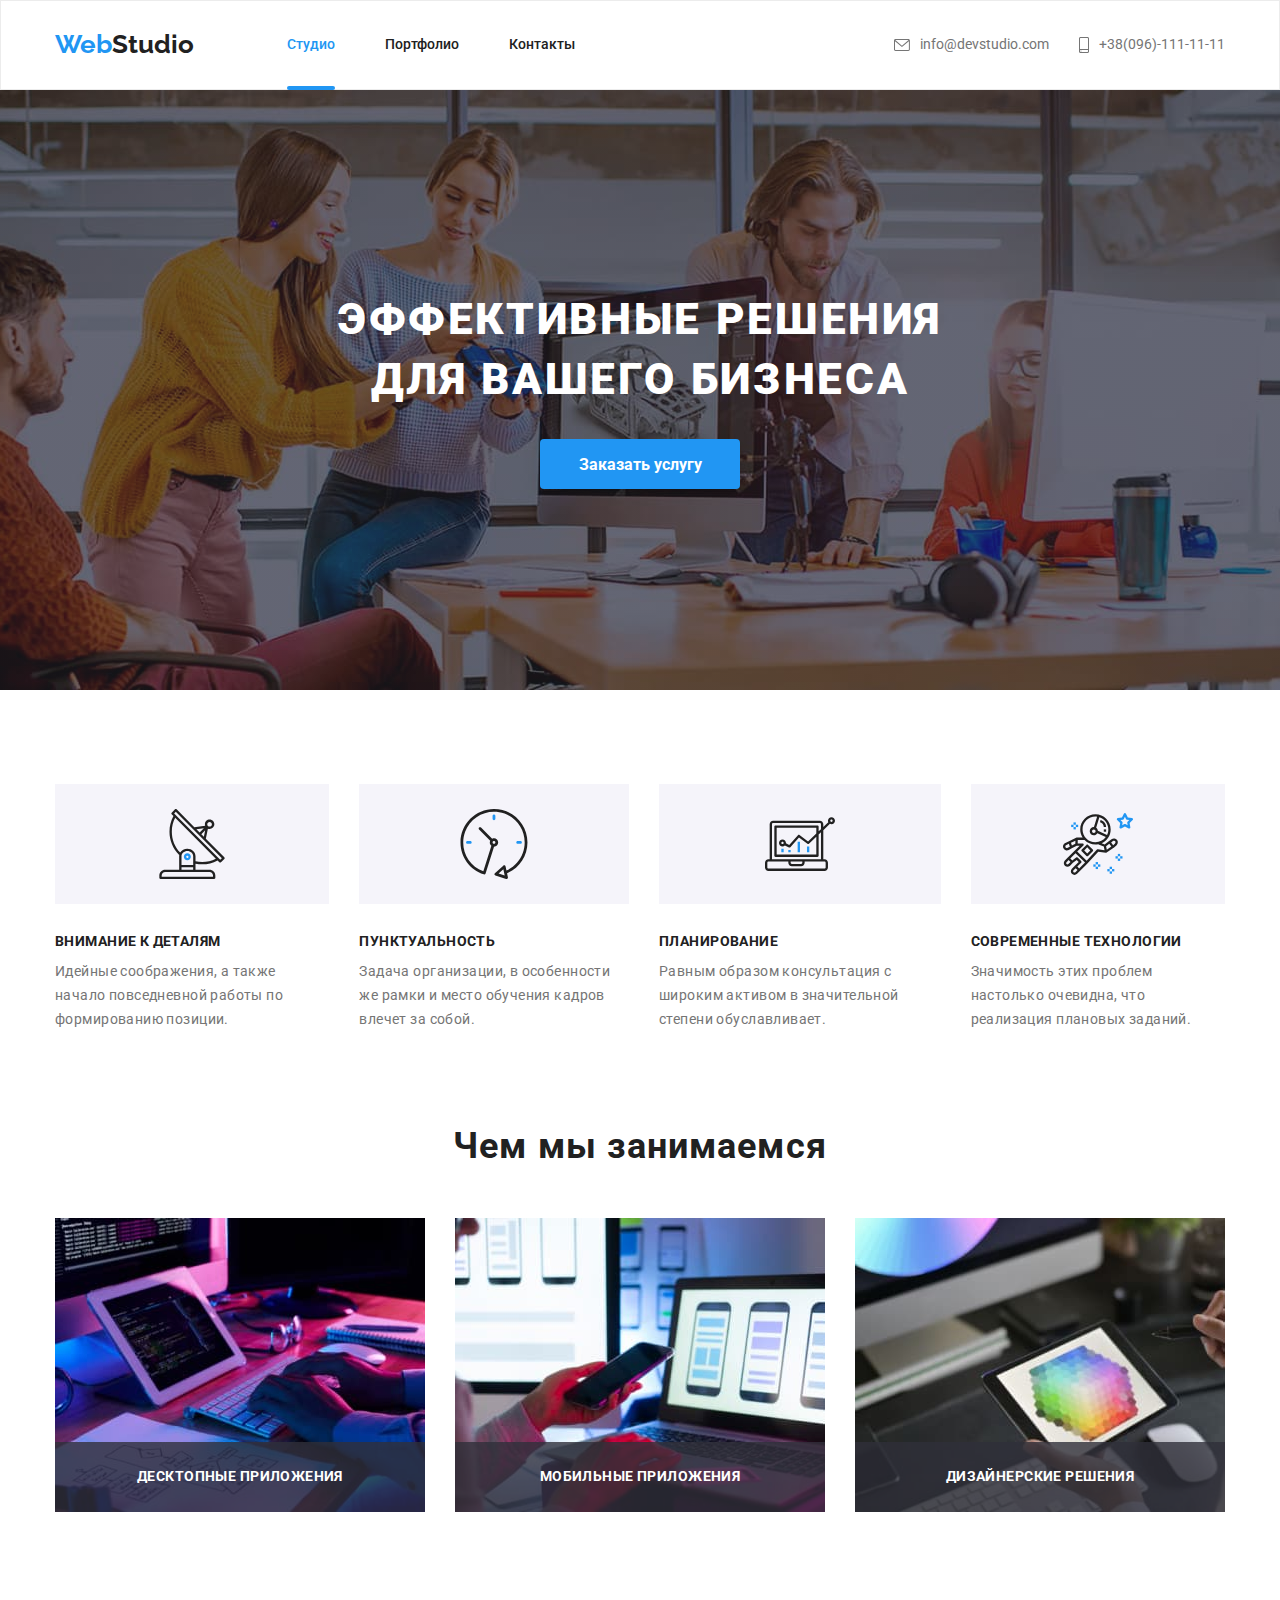
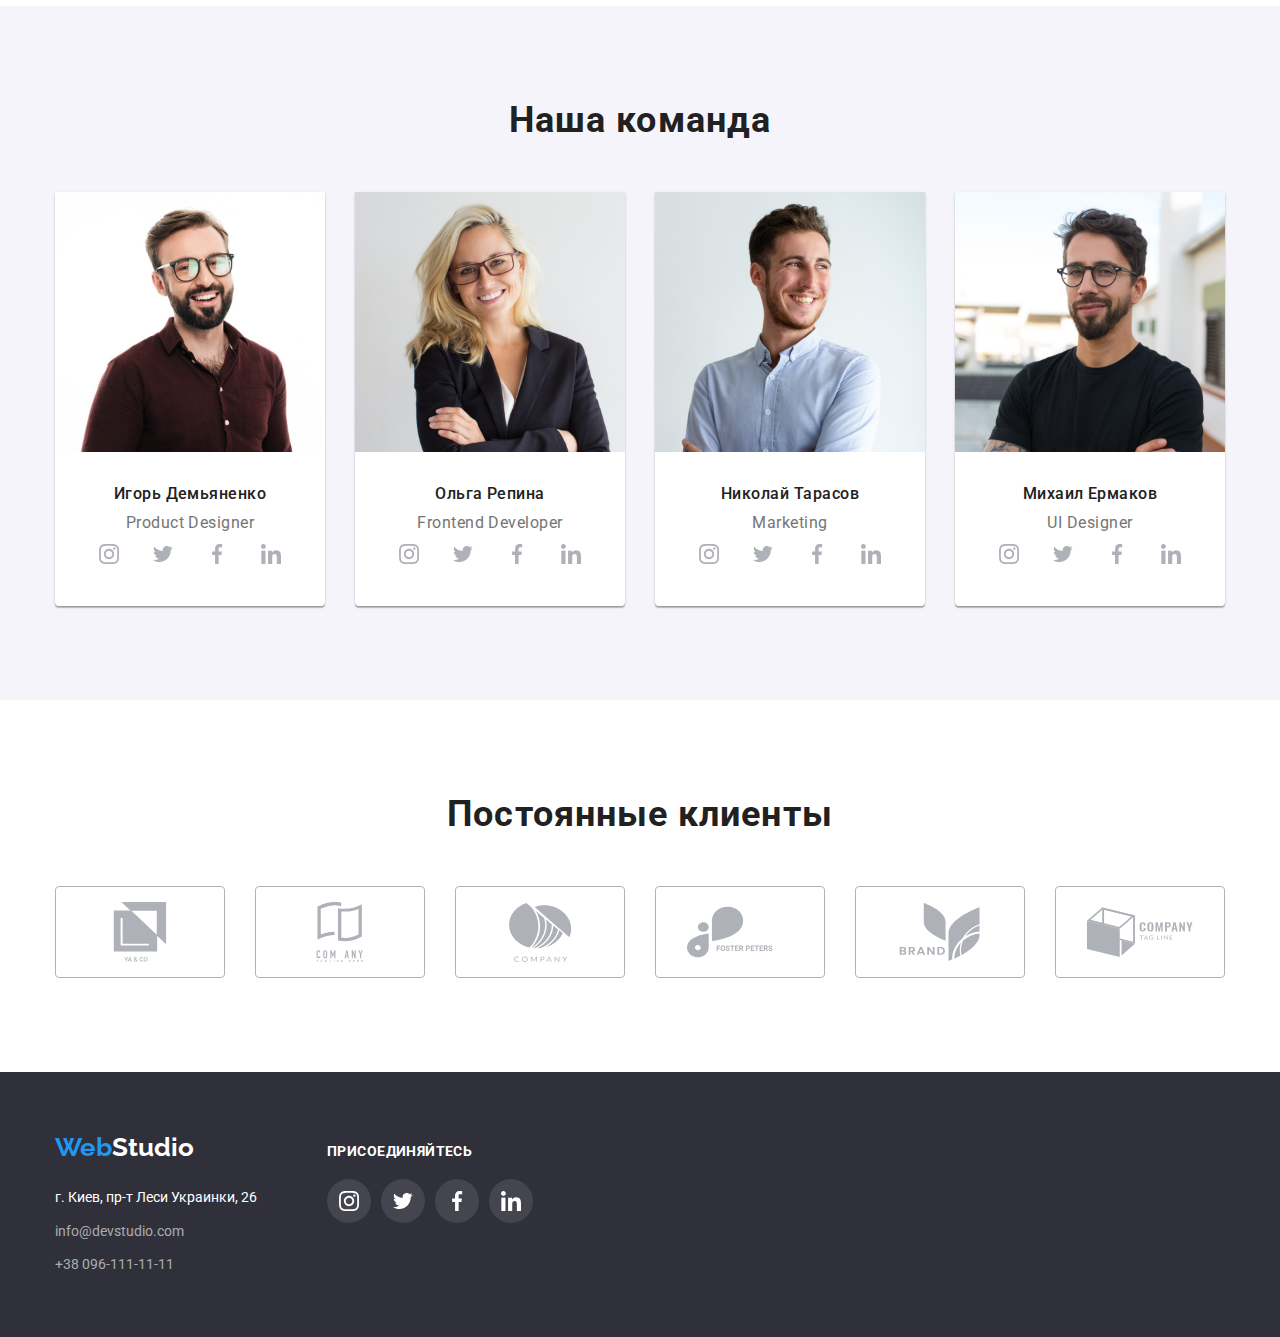
<file: index.html>
<!DOCTYPE html>
<html lang="ru">

<head>
    <meta charset="UTF-8">
    <meta http-equiv="X-UA-Compatible" content="IE=edge">
    <meta name="viewport" content="width=device-width, initial-scale=1.0">
    <title>Документ</title>
    <link href="https://fonts.googleapis.com/css2?family=Raleway:wght@700&family=Roboto:wght@400;500;700&display=swap"
        rel="stylesheet">
    <link rel="stylesheet" href="https://cdnjs.cloudflare.com/ajax/libs/modern-normalize/1.1.0/modern-normalize.min.css">
    <link rel="stylesheet" href="./css/style.css">
</head>

<body>
        <!-- header -->

    <header class="header">
        <div class="container main-nav">
            <nav class="main-nav">
                <a href="" class="logo" lang="en">Web<span class="logo-header">Studio</span>
                </a>
           
        <!-- Navigation -->

    <ul class="nav-menu list">
        <li class="nav-menu item">
            <a href="" class="menu-link active">Студио</a>
        </li>
            
        <li class="nav-menu item">
            <a href="./portfolio.html" class="menu-link ">Портфолио</a>
        </li>  

        <li class="nav-menu item">
            <a href="" class="menu-link">Контакты</a>
        </li>  

    </ul>
        </nav>
        <!-- Header contacts -->

     <ul class="contacts-list">
        <li class="contacts-link">
            <a class="adress-list" href="mailto:info@devstudio.com">
                <svg class="cont-icon" width="16" height="12">
                    <use href="./images/icons.svg#icon-envelope"></use>
                </svg>
                    info@devstudio.com
            </a>
        </li>

        <li class="contacts-link">
            <a class="adress-list " href="tel:+380961111111">
                <svg class="cont-icon" width="10" height="16">
                    <use href="./images/icons.svg#icon-smartphone"></use>
                </svg>
                    +38(096)-111-11-11
            </a>
        </li>
    </ul>
</div>
</header>
<main>
         <!-- hero -->
        
    <section class="main-section overlay">
    
        <h1 class="section-title"> Эффективные решения<br>для вашего бизнеса</h1>
            <button type="button" class="order-button" data-modal-open>Заказать услугу</button>
    
    </section>
       
        <!-- features -->   

    <section class="section-padding">
        <h2 hidden>Наши особенности</h2>
            <div class="container">
                <ul class="features">
                    <li class="features-list">
                        <div class="icons">
                        <svg width="70" height="70"> 
                            <use href="./images/icons.svg#icon-antenna">
                            </use>
                        </svg>
                        </div>
                            <h3 class="features-title">Внимание к деталям</h3>
                                <p class="features-text">Идейные соображения, а также начало повседневной работы по формированию позиции.</p>                                             
                    </li>

                    <li class="features-list">
                        <div class="icons">
                            <svg width="70" height="70">
                                <use href="./images/icons.svg#icon-clock"></use>
                            </svg>
                        </div>
                            <h3 class="features-title">Пунктуальность</h3>
                                <p class="features-text">Задача организации, в особенности же рамки и место обучения кадров влечет за собой.</p>
                       
                    </li>

                    <li class="features-list">
                        <div class="icons">
                            <svg width="70" height="70">
                                <use href="./images/symbol-defs.svg#icon-diagram"></use>
                            </svg>
                        </div>
                            <h3 class="features-title">Планирование</h3>
                                <p class="features-text">Равным образом консультация с широким активом в значительной степени обуславливает.</p>   
                    </li>

                    <li class="features-list">
                        <div class="icons">
                            <svg width="70" height="70">
                                <use href="./images/icons.svg#icon-astronaut"></use>
                            </svg>
                        </div>
                            <h3 class="features-title">Современные технологии</h3>
                                <p class="features-text">Значимость этих проблем настолько очевидна, что реализация плановых заданий.</p>     
                    </li>
                </ul>
        </div>        
 </section>
    <!-- Our work  -->

<section class="section-padding">
    
        <div class="container">
            <h2 class="work-title">Чем мы занимаемся</h2>
            <ul class="example-list">
                <li class="ex-img">
                    <div class="label">
                        <img src="./images/box1.jpg" alt="разработка верстки" width="370">
                            <div class="label-text">
                                <p>Десктопные приложения</p>
                            </div>

                    </div>
                </li>

                <li class="ex-img">
                    <div class="label">
                        <img src="./images/box2.jpg" alt="мобильное приложение" width="370">
                            <div class="label-text">
                                <p> Мобильные приложения </p>       
                            </div>
                    </div>
                </li>

                <li class="ex-img">
                    <div class="label">
                        <img src="./images/box3.jpg" alt="выбор цветой палитры" width="370">
                            <div class="label-text">
                                <p>Дизайнерские решения</p>
                            </div>
                    </div>
                </li>
            
            </ul>
            
        </div>
</section>

        <!-- team -->

    <section class="team-section">
        <div class="team-container">
            <h2 class="team-title">Наша команда</h2>
                <ul class="team-list">

        <li class="team-leads">
            <img src="./images/img1.jpg" alt="менеджер" width="270">
                <div class="staff">
                    <h3 class="team-name">Игорь Демьяненко</h3>
                        <p lang="en" class="position">Product Designer</p>
                            <ul class="team-l">
                                <li class="team-margin">
                                    <a href="" class="team-social">
                                        <svg class="social-icon" width="20" height="20">
                                            <use href="./images/icons.svg#icon-instagram"></use>
                                        </svg>
                                    </a>
                                </li>

        <li class="team-margin">
            <a href="" class="team-social">
                <svg class="social-icon" width="20" height="20">
                    <use href="./images/icons.svg#icon-twitter"></use>
                </svg>
            </a>
        </li>

        <li class="team-margin">
            <a href="" class="team-social">
                <svg class="social-icon" width="20" height="20">
                    <use href="./images/icons.svg#icon-facebook"></use>
                </svg>
            </a>
        </li>

        <li class="team-margin">
            <a href="" class="team-social">
                <svg class="social-icon" width="20" height="20">
                    <use href="./images/icons.svg#icon-linkedin"></use>
                </svg>
            </a>
        </li>
                </ul>
        </div>
 </li>

        <li class="team-leads">
            <img src="./images/img2.jpg" alt="разработчик" width="270">
            <div class="staff">
                <h3 class="team-name">Ольга Репина</h3>
                    <p lang="en" class="position">Frontend Developer</p>
                        <ul class="team-l">
                            <li class="team-margin">
                                <a href="" class="team-social">
                                    <svg class="social-icon" width="20" height="20">
                                        <use href="./images/icons.svg#icon-instagram"></use>
                                    </svg>
                                </a>
                            </li>
                    
                            <li class="team-margin">
                                <a href="" class="team-social">
                                    <svg class="social-icon" width="20" height="20">
                                        <use href="./images/icons.svg#icon-twitter"></use>
                                    </svg>
                                </a>
                            </li>
                    
                            <li class="team-margin">
                                <a href="" class="team-social">
                                    <svg class="social-icon" width="20" height="20">
                                        <use href="./images/icons.svg#icon-facebook"></use>
                                    </svg>
                                </a>
                            </li>

                            <li class="team-margin">
                                <a href="" class="team-social">
                                <svg class="social-icon" width="20" height="20">
                                    <use href="./images/icons.svg#icon-linkedin"></use>
                                </svg>
                            </a>
                        </li>
                    </ul>
                 
            </div>
        </li>

         <li class="team-leads">
            <img src="./images/img3.jpg" alt="отдел маркетинга" width="270">
            <div class="staff">
                <h3 class="team-name">Николай Тарасов</h3>
                    <p lang="en" class="position">Marketing</p>
                        <ul class="team-l">
                        <li class="team-margin">
                            <a href="" class="team-social">
                                <svg class="social-icon" width="20" height="20">
                                    <use href="./images/icons.svg#icon-instagram"></use>
                                </svg>
                            </a>
                        </li>
                    
                        <li class="team-margin">
                            <a href="" class="team-social">
                                <svg class="social-icon" width="20" height="20">
                                    <use href="./images/icons.svg#icon-twitter"></use>
                                </svg>
                            </a>
                        </li>
                    
                        <li class="team-margin">
                            <a href="" class="team-social">
                                <svg class="social-icon" width="20" height="20">
                                    <use href="./images/icons.svg#icon-facebook"></use>
                                </svg>
                            </a>
                        </li>
                        <li class="team-margin">
                            <a href="" class="team-social">
                                <svg class="social-icon" width="20" height="20">
                                    <use href="./images/icons.svg#icon-linkedin"></use>
                                </svg>
                            </a>
                        </li>
                    </ul>
            </div>
        </li>

        <li class="team-leads">
            <img src="./images/img4.jpg" alt="дизайнер" width="270">
            <div class="staff">
                <h3 class="team-name">Михаил Ермаков</h3>
                    <p lang="en" class="position">UI Designer</p>
                    <ul class="team-l">
                        <li class="team-margin">
                            <a href="" class="team-social">
                                <svg class="social-icon" width="20" height="20">
                                    <use href="./images/icons.svg#icon-instagram"></use>
                                </svg>
                            </a>
                        </li>
                    
                        <li class="team-margin">
                            <a href="" class="team-social">
                                <svg class="social-icon" width="20" height="20">
                                    <use href="./images/icons.svg#icon-twitter"></use>
                                </svg>
                            </a>
                        </li>
                    
                        <li class="team-margin">
                            <a href="" class="team-social">
                                <svg class="social-icon" width="20" height="20">
                                    <use href="./images/icons.svg#icon-facebook"></use>
                                </svg>
                            </a>
                        </li>
                        <li class="team-margin">
                            <a href="" class="team-social">
                                <svg class="social-icon" width="20" height="20">
                                    <use href="./images/icons.svg#icon-linkedin"></use>
                                </svg>
                            </a>
                        </li>
                    </ul>
            </div>
        </li>
             </ul>  
    </div>
</section>

    <section class="section-padding">
        <h2 class="client-title">Постоянные клиенты</h2>
            <div class="container">
                <ul class="client-list">
                    <li class="client">
                        <a href="" class="client-link">

                            <svg class="client-icon" width="106" height="60">
                                <use href="./images/icons.svg#icon-yaco">

                                </use>
                            </svg>
                        </a>

                    </li>
                        <li class="client">
                            <a href="" class="client-link">
                        
                                <svg class="client-icon" width="106" height="60">
                                    <use href="./images/icons.svg#icon-company">
                        
                                    </use>
                                </svg>
                            </a>
                        
                        </li>
                        <li class="client">
                            <a href="" class="client-link">
                        
                                <svg class="client-icon" width="106" height="60">
                                    <use href="./images/icons.svg#icon-compamy1">
                        
                                    </use>
                                </svg>
                            </a>
                        
                        </li>
                        <li class="client">
                            <a href="" class="client-link">
                        
                                <svg class="client-icon" width="106" height="60">
                                    <use href="./images/icons.svg#icon-foster">
                        
                                    </use>
                                </svg>
                            </a>
                        
                        </li>
                        <li class="client">
                            <a href="" class="client-link">
                        
                                <svg class="client-icon" width="106" height="60">
                                    <use href="./images/icons.svg#icon-brand">
                        
                                    </use>
                                </svg>
                            </a>
                        
                        </li>
                        <li class="client">
                            <a href="" class="client-link">
                        
                                <svg class="client-icon" width="106" height="60">
                                    <use href="./images/icons1.svg#icon-Object">
                        
                                    </use>
                                </svg>
                            </a>
                        
                        </li>
                </ul>
</main>
         <!-- footer -->

<footer class="f-contacts">
    <div class="footer-container">
        <div>
            <a href="" class="logo-f" lang="en">
                Web<span class="logo-footer">Studio</span>
            </a>
                <address class="location">
                    <p class="contacts-item">г. Киев, пр-т Леси Украинки, 26</p>     
    
                        <ul class="contacts">
                            <li class="contacts-link-f">
                                <a class="adress-list-f" href="mailto:info@devstudio.com">
                                                                        info@devstudio.com
                                </a>
                            </li>

                            <li class="contacts-link-f">
                                <a class="adress-list-f" href="tel:+380961111111">+38 096-111-11-11</a>
                             </li>               
                        </ul>
                </address>
        </div>

        <div class="footer-add">  
                <p class="add-header">Присоединяйтесь</p>
                    <ul class="team-l">
                        <li class="net-list">
                            <a href="" class="social-footer">
                                <svg class="social-icon" width="20" height="20">
                                <use href="./images/icons.svg#icon-instagram"></use>
                                </svg>
                            </a>
                      </li>
                        <li class="net-list">
                            <a href="" class="social-footer">
                                <svg class="social-icon" width="20" height="20">
                                    <use href="./images/icons.svg#icon-twitter"></use>
                                </svg>
                            </a>
                        </li>
                        
                        <li class="net-list">
                            <a href="" class="social-footer">
                                <svg class="social-icon" width="20" height="20">
                                    <use href="./images/icons.svg#icon-facebook"></use>
                                </svg>
                            </a>
                        </li>
                        <li class="net-list">
                            <a href="" class="social-footer">
                                <svg class="social-icon" width="20" height="20">
                                    <use href="./images/icons.svg#icon-linkedin"></use>
                                </svg>
                            </a>
                        </li>
                </ul>
            </div>
        </div>
    </footer>
    <!-- Модальное окно -->

    <div class="backdrop is-hidden" data-modal>
       
        <div class="modal">
            <button type="button" class="modal-exit" data-modal-close>
                <svg width="30" height="30">
                    <use href="./images/icon2.svg#icon-close"></use>
                </svg>
            </button>
        </div>
        </div>
  
    <script src="./js/modal.js"></script>
    </body>
</html>
</file>
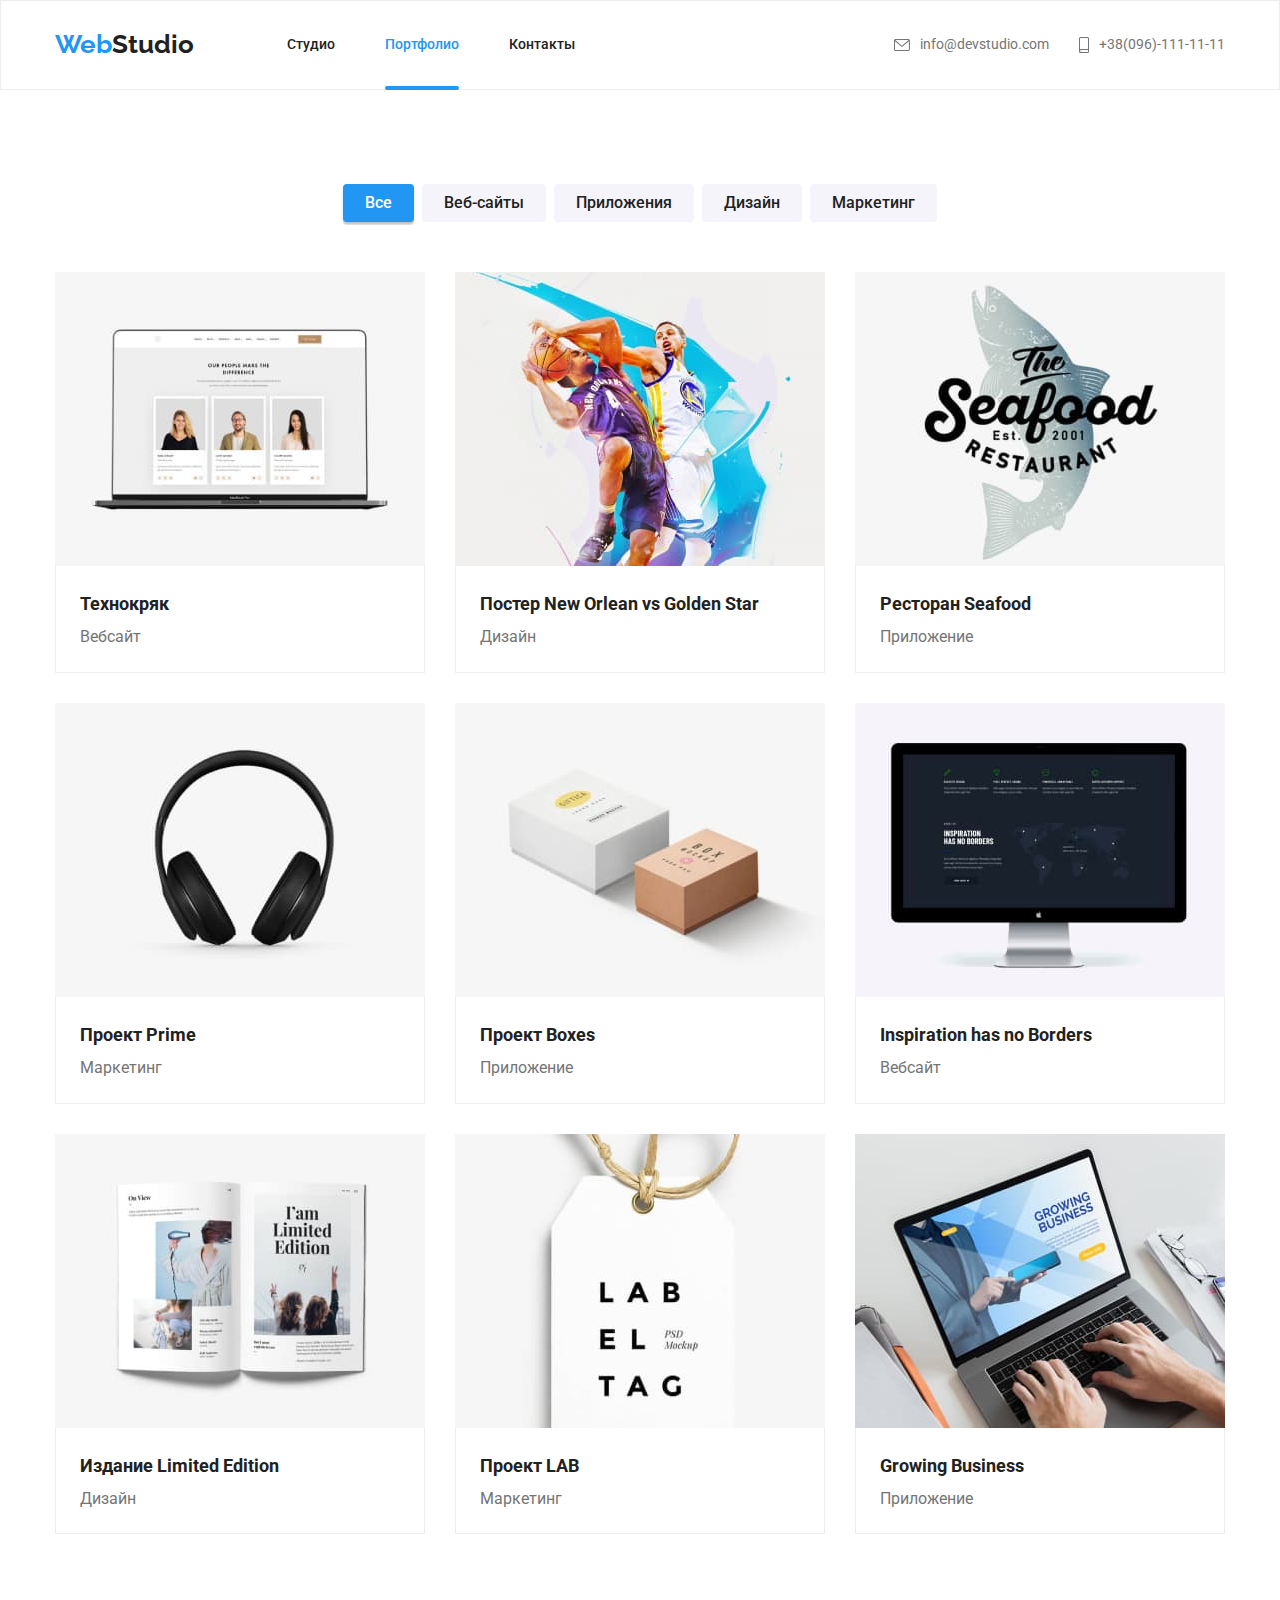
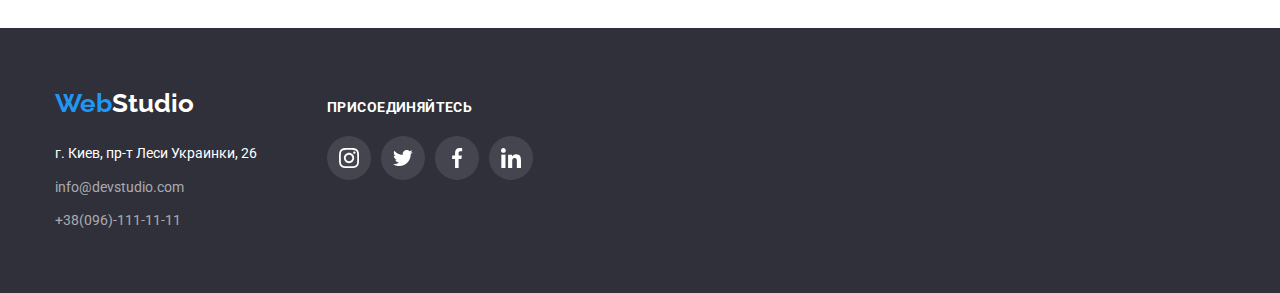
<file: portfolio.html>
<!DOCTYPE html>
<html lang="ru">

<head>
    <meta charset="UTF-8">
    <meta http-equiv="X-UA-Compatible" content="IE=edge">
    <meta name="viewport" content="width=device-width, initial-scale=1.0">
    <title>Портфолио</title>
    <link href="https://fonts.googleapis.com/css2?family=Raleway:wght@700&family=Roboto:wght@400;500;700&display=swap"
        rel="stylesheet">
    <link rel="stylesheet" href="https://cdnjs.cloudflare.com/ajax/libs/modern-normalize/1.1.0/modern-normalize.min.css">
    <link rel="stylesheet" href="./css/style.css">
</head>

<body>
<header class="header">
    <div class="container main-nav">
        <nav class="main-nav">
            <a href="" class="logo" lang="en">Web<span class="logo-header">Studio</span>
            </a>

            <!-- Navigation -->

            <ul class="nav-menu list">
                <li class="nav-menu item">
                    <a href="./index.html" class="menu-link">Студио</a>
                </li>

                <li class="nav-menu item">
                    <a href="./portfolio.html" class="menu-link active ">Портфолио</a>
                </li>
                <li class="nav-menu item">
                    <a href="" class="menu-link">Контакты</a>
                </li>
            </ul>
        </nav>
        <!-- Header contacts -->

        <ul class="contacts-list">
            <li class="contacts-link">
                <a class="adress-list " href="mailto:info@devstudio.com">
                    <svg class="cont-icon" width="16" height="12">
                        <use href="./images/icons.svg#icon-envelope"></use>
                    </svg>
                    info@devstudio.com
                    
                </a>
            </li>
            <li class="contacts-link">
                <a class="adress-list " href="tel:+380961111111">
                    <svg class="cont-icon" width="10" height="16">
                        <use href="./images/icons.svg#icon-smartphone"></use>
                    </svg>
                    +38(096)-111-11-11
                </a>
            </li>
        </ul>
    </div>
</header>
    <main>
        <!-- Фильтры сайта (кнопки) -->

        <section class="filters">
            <div class="container">
                <h1 hidden>Портфолио</h1>
                    <ul class="filters-list list">
                <li class="f-item">
                    <button type="button" class="main-filter-button">
                        Все
                    </button>
                </li>
                <li class="f-item">
                    <button type="button" class="filter-button">
                        Веб-сайты
                    </button>
                </li>
                <li class="f-item">
                    <button type="button" class="filter-button">
                        Приложения
                    </button>
                </li>
                <li class="f-item">
                    <button type="button" class="filter-button">
                        Дизайн
                    </button>
                </li>
                <li class="f-item">
                    <button type="button" class="filter-button">
                        Маркетинг
                    </button>
                </li>
            </ul>
                <ul class="projects-list">
                    <li class="project-card">
                    <a href="" class="projects">
                        <div class="img-wrapper">
                            <img src="./images/port11.jpg" alt="веб сайт" width="370" />
                            <p class="hidden-text">
                                Ресурс предлагает комплексные предложения с разным уровнем функционала и сервисов. Все это позволит посетителю получить
                                исчерпывающие сведения о компании или частном лице.
                            </p>
                        </div>
                        <div class="ex-text">
                            <h2 class="projects-title">Технокряк</h2>
                            <p class="projects-sections">Вебсайт</p>
                        </div>
                    </a>
                </li>
                <li class="project-card">
                    <a href="" class="projects">
                        <div class="img-wrapper">
                            <img src="./images/port22.jpg" alt="дизайн" width="370" />
                                <p class="hidden-text">
                                    Ресурс предлагает комплексные предложения с разным уровнем функционала и сервисов. Все это позволит посетителю получить
                                    исчерпывающие сведения о компании или частном лице.
                                </p>
                        </div>
                        <div class="ex-text">
                                <h2 class="projects-title">Постер <span lang="en">New Orlean vs Golden Star</span></h2>
                                <p class="projects-sections">Дизайн</p>
                        </div>
                        
                    </a>
                </li>
                <li class="project-card">
                    <a href="" class="projects">
                        <div class="img-wrapper">
                            <img src="./images/port33.jpg" alt="приложение" width="370" />
                                <p class="hidden-text">
                                Ресурс предлагает комплексные предложения с разным уровнем функционала и сервисов. Все это позволит посетителю получить
                                исчерпывающие сведения о компании или частном лице.
                                </p>
                        </div>
                        <div class="ex-text">
                            <h2 class="projects-title">Ресторан Seafood</h2>
                            <p class="projects-sections">Приложение</p>
                        </div>
                       
                    </a>
                </li>
                <li class="project-card">
                    <a href="" class="projects">
                        <div class="img-wrapper">
                            <img src="./images/port444.jpg" alt="маркетинг" width="370" />
                            <p class="hidden-text">
                                Ресурс предлагает комплексные предложения с разным уровнем функционала и сервисов. Все это позволит посетителю получить
                                исчерпывающие сведения о компании или частном лице.
                            </p>
                        </div>

                        <div class="ex-text">
                            <h2 class="projects-title">Проект <span lang="en">Prime</span></h2>
                            <p class="projects-sections">Маркетинг</p>
                        </div>
                      
                    </a>
                </li>
                <li class="project-card">
                    <a href="" class="projects">
                        <div class="img-wrapper">
                            <img src="./images/port55.jpg" alt="приложение" width="370" />
                            <p class="hidden-text">
                                Ресурс предлагает комплексные предложения с разным уровнем функционала и сервисов. Все это позволит посетителю получить
                                исчерпывающие сведения о компании или частном лице.
                            </p>
                        </div>

                        <div class="ex-text">
                            <h2 class="projects-title">Проект <span lang="en">Boxes</span></h2>
                            <p class="projects-sections">Приложение</p>
                        </div>
                        
                    </a>
                </li>
                <li class="project-card">
                    <a href="" class="projects">
                        <div class="img-wrapper">
                            <img src="./images/port66jpg.jpg" alt="веб сайт" width="370" />
                                <p class="hidden-text">
                                Ресурс предлагает комплексные предложения с разным уровнем функционала и сервисов. Все это позволит посетителю получить
                                исчерпывающие сведения о компании или частном лице.
                                </p>
                      </div>

                        <div class="ex-text">
                            <h2 class="projects-title" lang="en">Inspiration has no Borders</h2>
                            <p class="projects-sections">Вебсайт</p>
                        </div>
                      
                    </a>
                </li>
                <li class="project-card">
                    <a href="" class="projects">
                        <div class="img-wrapper">
                            <img src="./images/port77jpg.jpg" alt="дизайн" width="370" />
                                <p class="hidden-text">
                                Ресурс предлагает комплексные предложения с разным уровнем функционала и сервисов. Все это позволит посетителю получить
                                исчерпывающие сведения о компании или частном лице.
                                </p>
                        </div>

                            <div class="ex-text">
                            <h2 class="projects-title">Издание <span lang="en">Limited Edition</span></h2>
                            <p class="projects-sections">Дизайн</p>
                        </div>
                      
                    </a>
                </li>
                <li class="project-card">
                    <a href="" class="projects">
                        <div class="img-wrapper">
                            <img src="./images/port88.jpg" alt="маркетинг" width="370" />
                                <p class="hidden-text">
                                    Ресурс предлагает комплексные предложения с разным уровнем функционала и сервисов. Все это позволит посетителю получить
                                    исчерпывающие сведения о компании или частном лице.
                                </p>
                        </div>

                        <div class="ex-text">
                            <h2 class="projects-title">Проект <span lang="en">LAB</span></h2>
                            <p class="projects-sections">Маркетинг</p>
                        </div>
                      
                    </a>
                </li>
                <li class="project-card">
                    <a href="" class="projects">
                        <div class="img-wrapper">
                            <img src="./images/port99.jpg" alt="приложение" width="370" />
                                <p class="hidden-text">
                                Ресурс предлагает комплексные предложения с разным уровнем функционала и сервисов. Все это позволит посетителю получить
                                исчерпывающие сведения о компании или частном лице.
                                </p>
                        </div>
                        
                        <div class="ex-text">
                            <h2 class="projects-title" lang="en">Growing Business</h2>
                            <p class="projects-sections">Приложение</p>
                        </div>
                      
                    </a>
                </li>
            </ul>
            </div>
        </section>
    </main>
            <!-- footer -->
            
    <footer class="f-contacts">
        <div class="footer-container">
            <div>
                <a href="" class="logo-f" lang="en">
                    Web<span class="logo-footer">Studio</span>
                </a>
                <address class="location">
                    <p class="contacts-item">г. Киев, пр-т Леси Украинки, 26</p>
                        <ul class="contacts">
                            <li class="contacts-link-f">
                                <a class="adress-list-f" href="mailto:info@devstudio.com">
                                info@devstudio.com</a>
                            </li>
    
                            <li class="contacts-link">
                                <a class="adress-list-f" href="tel:+380961111111">+38(096)-111-11-11</a>
                            </li>
                        </ul>
                </address>
            </div>
    
        <div class="footer-add">
            <p class="add-header">Присоединяйтесь</p>
                <ul class="team-l">
                    <li class="net-list">
                        <a href="" class="social-footer">
                            <svg class="social-icon" width="20" height="20">
                                <use href="./images/icons.svg#icon-instagram"></use>
                            </svg>
                        </a>
                    </li>
                    <li class="net-list">
                        <a href="" class="social-footer">
                            <svg class="social-icon" width="20" height="20">
                                <use href="./images/icons.svg#icon-twitter"></use>
                            </svg>
                        </a>
                    </li>
    
                    <li class="net-list">
                        <a href="" class="social-footer">
                            <svg class="social-icon" width="20" height="20">
                                <use href="./images/icons.svg#icon-facebook"></use>
                            </svg>
                        </a>
                    </li>
                    <li class="net-list">
                        <a href="" class="social-footer">
                            <svg class="social-icon" width="20" height="20">
                                <use href="./images/icons.svg#icon-linkedin"></use>
                            </svg>
                        </a>
                    </li>
                </ul>
            </div>
        </div>
    </footer>
</body>

</html>
</file>
<file: css/style.css>
:root {
  --primary-text-color: #212121;
  --title-text-color: #757575;
  --accent-color: #2196f3;
  --primary-white-color: #ffffff;
  --filters-color: #f5f4fa;
  --main-bcg-color: #2f303a;
  --primary-bcg-color: #e5e5e5;
  --icon-color: #afb1b8;
  --time-function: cubic-bezier(0.4, 0, 0.2, 1);
  --duration: 250ms;
}

body {
  background-color: var(--primary-white-color);
  color: var(--primary-text-color);
  font-family: Roboto, sans-serif;
  font-size: 14px;
}
.list {
  list-style: none;
  margin: 0;
}
.img {
  display: block;
  min-width: 100%;
  height: auto;
}

/* Логотип html */
.logo {
  display: block;
  padding-top: 24px;
  padding-bottom: 24px;
  color: var(--accent-color);
  font-family: Raleway;
  font-weight: 700;
  font-size: 26px;
  line-height: 1.19;
  text-decoration: none;
}
.logo-header {
  color: var(--primary-text-color);
}
.logo-f {
  display: block;
  color: var(--accent-color);
  font-family: Raleway;
  font-weight: 700;
  font-size: 26px;
  line-height: 1.19;
  text-decoration: none;
  margin-bottom: 20px;
}
.logo-footer {
  color: var(--primary-white-color);
}
/* Навигация хедер html*/

.menu-link {
  display: block;
  padding-top: 32px;
  padding-bottom: 32px;
  color: var(--primary-text-color);
  font-weight: 500;
  font-size: 14px;
  line-height: 1.14;
  text-decoration: none;
  transition: color var(--duration) var(--time-function);
  /* transition-property: color;
  transition-duration: 250ms;
  transition-timing-function: cubic-bezier(0.4, 0, 0.2, 1); */
}
.menu-link:hover,
.menu-link:focus {
  color: var(--accent-color);
}
.menu-link.active {
  display: block;
  padding-top: 32px;
  padding-bottom: 32px;
  color: var(--accent-color);
  font-weight: 500;
  font-size: 14px;
  line-height: 1.14;
  transition: color var(--duration) var(--time-function);
  /* transition-property: color;
  transition-duration: 250ms;
  transition-timing-function: cubic-bezier(0.4, 0, 0.2, 1); */
}

.nav-menu .menu-link.active::after {
  content: "";
  position: absolute;
  display: flex;
  width: 100%;
  height: 4px;
  border-radius: 2px;
  background-color: var(--accent-color);
  bottom: -5px;
}

.menu-link.active:hover,
.menu-link.active:focus {
  color: var(--accent-color);
}
.main-nav {
  align-items: center;
  display: flex;
}
.nav-menu {
  display: flex;
  margin-left: 93px;
  padding: 0;
}
.nav-menu .li + .li {
  margin-left: 50px;
}
.nav-menu.item {
  margin-left: 50px;
  position: relative;
}
.nav-menu.item:first-child {
  margin-left: 0;
}

/* Стиль контакты html*/

.contacts-list {
  display: flex;
  padding-left: 0;
  margin: 0;
  list-style: none;
  margin-left: auto;
}
.cont-icon {
  display: block;
  margin-right: 10px;
  cursor: pointer;
  fill: var(--title-text-color);
}
.cont-icon:hover {
  fill: var(--accent-color);
}

.adress-list {
  display: flex;
  align-items: center;
  padding-top: 32px;
  padding-bottom: 32px;
  color: var(--title-text-color);
  font-weight: 400;
  line-height: 1.7;
  text-decoration: none;
  transition: color var(--duration) var(--time-function);
  /* transition-property: color;
  transition-duration: 250ms;
  transition-timing-function: cubic-bezier(0.4, 0, 0.2, 1); */
}
.adress-list:hover,
.adress-list:focus {
  color: var(--accent-color);
}
.contacts-link {
  margin-right: 30px;
}

.contacts-link:last-child {
  margin-right: 0;
  margin-bottom: 0;
}

/* стили css для index.thml */

.container {
  margin-left: auto;
  margin-right: auto;
  width: 1200px;
  padding-right: 15px;
  padding-left: 15px;
  background-color: var(--primary-white-color);
}

.main-section {
  padding-top: 200px;
  padding-bottom: 280px;
  text-align: center;
  background-color: var(--main-bcg-color);
}

.section-padding {
  padding-top: 94px;
  padding-bottom: 94px;
  background-color: var(--primary-white-color);
}

.section-padding:nth-child(3) {
  padding-top: 0;
}

.header {
  margin-top: 0;
  margin-bottom: 0;
  border: 1px solid #ececec;
  background: var(--primary-white-color);
}

/* Секция герой html*/

.overlay {
  height: 600px;
  max-width: 1600px;
  margin-left: auto;
  margin-right: auto;
  background-repeat: no-repeat;
  background-position: center;
  background-size: cover;
  background-color: var(--main-bcg-color);
  background-image: linear-gradient(
      to top,
      rgba(47, 48, 58, 0.4),
      rgba(47, 48, 58, 0.4)
    ),
    url(../images/hero.jpg);
}

.section-title {
  margin-top: 0;
  margin-bottom: 30px;
  font-weight: 900;
  font-size: 44px;
  line-height: 1.36;
  text-transform: uppercase;
  letter-spacing: 0.06em;
  color: var(--primary-white-color);
}

.order-button {
  display: inline-block;
  font-weight: 700;
  font-size: 16px;
  line-height: 1.87;
  min-width: 200px;
  height: 50px;
  padding: 10px 32px;
  background-color: var(--accent-color);
  color: var(--primary-white-color);
  border: none;
  box-shadow: 0px 4px 4px rgba(0, 0, 0, 0.15);
  border-radius: 4px;
}

.icons {
  display: flex;
  justify-content: center;
  align-items: center;
  background-color: var(--filters-color);
  height: 120px;
  margin-bottom: 30px;
}

.features {
  display: flex;
  justify-content: space-between;
  list-style: none;
  padding-left: 0;
  margin: 0;
}

.features-list {
  margin-right: 30px;
}

.features-list:last-child {
  margin-right: 0;
}

/* Модальное окно */

.backdrop {
  position: fixed;
  width: 100%;
  height: 100%;
  left: 0;
  top: 0;
  background-color: rgba(0, 0, 0, 0.2);
  visibility: visible;
  opacity: 1;
  transition: opacity var(--duration) var(--time-function),
    visibility var(--duration) var(--time-function);
  /* z-index: 1; */
}

.backdrop.is-hidden {
  opacity: 0;
  pointer-events: none;
  visibility: hidden;
}

.backdrop.backdrop.is-hidden.modal {
  transform: scale(2);
}
.modal {
  position: absolute;
  left: 50%;
  top: 50%;
  transform: translate(-50%, -50%);
  min-width: 528px;
  min-height: 581px;
  background-color: var(--primary-white-color);
  box-shadow: 0px 1px 3px rgba(0, 0, 0, 0.12), 0px 1px 1px rgba(0, 0, 0, 0.14),
    0px 2px 1px rgba(0, 0, 0, 0.2);
  border-radius: 4px;
  /* display: flex;
  justify-content: flex-end;
  align-items: flex-start; */
  transform: translate(-50%, -50%) scale(1);
  transition: transform var(--duration) var(--time-function);
}

.modal-exit {
  position: absolute;
  display: block;
  top: 8px;
  right: 8px;
  padding: 0;
  border: none;
  background-color: var(--primary-white-color);
  cursor: pointer;
}

/* Секция наши особенности html */

.features-title {
  margin-top: 0px;
  margin-bottom: 10px;
  font-weight: 700;
  font-size: 14px;
  height: 16px;
  line-height: 1.14;
  text-transform: uppercase;
  letter-spacing: 0.03em;
  color: var(--primary-text-color);
}

.features-text {
  margin-top: 0;
  margin-bottom: 0;
  font-size: 14px;
  line-height: 1.71;
  letter-spacing: 0.03em;
  color: var(--title-text-color);
}

/* Секция чем мы занимаемся html */
.ex-img {
  margin-left: 30px;
}
.ex-img:first-child {
  margin-left: 0;
}
.example-list {
  list-style: none;
  padding-left: 0;
  margin: 0;
  display: flex;
  width: 370px;
}
.label-text p {
  margin: 0;
}

.work-title {
  margin-top: 0;
  margin-bottom: 50px;
  font-weight: 700;
  font-size: 36px;
  height: 42px;
  text-align: center;
  line-height: 1.16;
  letter-spacing: 0.03em;
  color: var(--primary-text-color);
}
.label {
  position: relative;
  display: flex;
  align-items: flex-end;
}
.label-text {
  font-family: Roboto;
  font-weight: 700;
  font-size: 14px;
  line-height: 1.14;
  text-align: center;
  letter-spacing: 0.03em;
  text-transform: uppercase;
  color: var(--primary-white-color);
  background-color: rgba(47, 48, 58, 0.8);
  position: absolute;
  display: flex;
  justify-content: center;
  align-items: center;
  margin: 0;
  width: 370px;
  height: 70px;
}

/* Секция наша команда html*/
.staff {
  padding-top: 30px;
  padding-bottom: 30px;
  text-align: center;
}
.img {
  display: block;
  max-width: 100%;
  height: auto;
}
.team-margin {
  margin-right: 10px;
}
.team-margin:last-child {
  margin-right: 0;
}
.team-section {
  background-color: var(--filters-color);
}

.team-social {
  width: 44px;
  height: 44px;
  display: flex;
  justify-content: center;
  align-items: center;
  border-radius: 50%;
  color: var(--icon-color);

  transition: background-color var(--duration) var(--time-function),
    color var(--duration) var(--time-function);

  /* transition-property: color;
  transition-property: background-color;
  transition-duration: 250ms;
  transition-timing-function: cubic-bezier(0.4, 0, 0.2, 1); */
}

.team-social:hover,
.team-social:focus {
  background-color: var(--accent-color);
  color: var(--primary-white-color);
}
.social-footer {
  width: 44px;
  height: 44px;
  display: flex;
  justify-content: center;
  align-items: center;
  border-radius: 50%;
  color: var(--primary-white-color);

  transition: background-color var(--duration) var(--time-function);

  /* color var(--duration) var(--time-function); */

  /* transition-property: color;
  transition-duration: 250ms;
  transition-timing-function: cubic-bezier(0.4, 0, 0.2, 1); */
}

.social-footer:hover,
.social-footer:focus {
  background-color: var(--accent-color);
}

.team-photo {
  background-color: var(--primary-white-color);
}

.team-list {
  display: flex;
  list-style: none;
  margin: 0;
  padding: 0;
}

.team-title {
  margin: 0;
  margin-bottom: 50px;
  font-weight: 700;
  font-size: 36px;
  height: 42px;
  text-align: center;
  line-height: 1.16;
  letter-spacing: 0.03em;
  color: var(--primary-text-color);
}

.team-leads {
  margin-left: 30px;
  background-color: var(--primary-white-color);
  box-shadow: 0px 1px 3px rgba(0, 0, 0, 0.12), 0px 1px 1px rgba(0, 0, 0, 0.14),
    0px 2px 1px rgba(0, 0, 0, 0.2);
  border-radius: 0px 0px 4px 4px;
}

.team-l {
  display: flex;
  padding: 0;
  margin: 0;
  justify-content: center;
  align-items: center;
  list-style-type: none;
}

.team-leads:first-child {
  margin-left: 0;
}

.team-name {
  font-weight: 500;
  font-size: 16px;
  line-height: 1.18;
  letter-spacing: 0.03em;
  margin-bottom: 10px;
  margin-top: 0;
  color: var(--primary-text-color);
}

.team-container {
  margin-left: auto;
  margin-right: auto;
  width: 1200px;
  padding-right: 15px;
  padding-left: 15px;
  background-color: var(--filters-color);
}

.team-section {
  padding-top: 94px;
  padding-bottom: 94px;
  background-color: var(--filters-color);
}

.position {
  margin: 0;
  font-size: 16px;
  line-height: 1.18;
  letter-spacing: 0.03em;
  color: var(--title-text-color);
}

.net-list {
  background-color: rgba(255, 255, 255, 0.1);
  border-radius: 50%;
  margin-right: 10px;
}

.net-list:last-child {
  margin-right: 0;
}
/* Cекция постоянные клиенты html */

.client-title {
  font-family: "Roboto";
  font-weight: 700;
  font-size: 36px;
  line-height: 1.16;
  text-align: center;
  margin-top: 0;
  margin-bottom: 50px;
  letter-spacing: 0.03em;
  color: var(--primary-text-color);
}
.client {
  margin-right: 30px;
}

.client:last-child {
  margin-right: 0;
}

.client-link {
  width: 170px;
  height: 92px;
  display: flex;
  justify-content: center;
  align-items: center;
  cursor: pointer;
  border: 1px solid var(--icon-color);
  border-radius: 4px;
  color: var(--icon-color);
  transition: color var(--duration) var(--time-function);
  /* transition-property: color;
  transition-duration: 250ms;
  transition-timing-function: cubic-bezier(0.4, 0, 0.2, 1); */
}

.client-link:hover,
.client-link:focus {
  color: var(--accent-color);
  border: 1px solid var(--accent-color);
}

.client-list {
  display: flex;
  margin: 0;
  padding: 0;
  list-style-type: none;
}

/* Стили css Porfolio */

/* Стили для главных фильтров portfolio*/

.main-filter-button {
  color: var(--primary-white-color);
  background-color: var(--accent-color);
  font-family: inherit;
  padding-top: 6px;
  padding-right: 22px;
  padding-bottom: 6px;
  padding-left: 22px;
  font-weight: 500;
  font-size: 16px;
  line-height: 1.62;
  border: none;
  border-radius: 4px;
  box-shadow: 0px 3px 1px rgba(0, 0, 0, 0.1), 0px 1px 2px rgba(0, 0, 0, 0.08),
    0px 2px 2px rgba(0, 0, 0, 0.12);

  cursor: pointer;

  transition: background-color var(--duration) var(--time-function),
    color var(--duration) var(--time-function),
    box-shadow var(--duration) var(--time-function);
}

.main-filter-button:hover,
.main-filter-button:focus {
  color: var(--primary-white-color);
  box-shadow: 0px 3px 1px rgba(0, 0, 0, 0.1), 0px 1px 2px rgba(0, 0, 0, 0.08),
    0px 2px 2px rgba(0, 0, 0, 0.12);
}

.filters {
  padding-top: 94px;
  padding-bottom: 94px;
}

.f-item {
  margin-left: 8px;
}

.f-item:first-child {
  margin-left: 0;
}

.filter-button {
  color: var(--primary-text-color);
  background-color: var(--filters-color);
  font-family: inherit;
  padding-top: 6px;
  padding-right: 22px;
  padding-bottom: 6px;
  padding-left: 22px;
  font-weight: 500;
  font-size: 16px;
  line-height: 1.62;
  border: none;
  border-radius: 4px;

  transition: background-color var(--duration) var(--time-function),
    color var(--duration) var(--time-function),
    box-shadow var(--duration) var(--time-function);
}

.filters-list {
  display: flex;
  margin-bottom: 50px;
  padding-left: 0;
  justify-content: center;
}

.filter-button:hover,
.filter-button:focus {
  color: var(--primary-white-color);
  background-color: var(--accent-color);
  box-shadow: 0px 3px 1px rgba(0, 0, 0, 0.1), 0px 1px 2px rgba(0, 0, 0, 0.08),
    0px 2px 2px rgba(0, 0, 0, 0.12);
}

/* Проэкты (картинки) portfolio*/

.project-card {
  width: 370px;
  margin-right: 30px;
  margin-bottom: 30px;
}

.project-card:nth-child(3n) {
  margin-right: 0;
}

.project-card:nth-last-child(-n + 3) {
  margin-bottom: 0;
}

.img-wrapper {
  width: 100%;
  height: 294px;
  position: relative;
  overflow: hidden;
}

.img-wrapper img {
  display: block;
  position: relative;
  z-index: 1;
}

.hidden-text {
  position: absolute;
  top: 0;
  left: 0;
  height: 100%;
  width: 100%;
  background-color: var(--accent-color);
  z-index: 2;
  opacity: 0;
  margin: 0;
  font-family: Roboto;
  font-style: normal;
  font-weight: 400;
  font-size: 18px;
  line-height: 1.55;
  letter-spacing: 0.03em;
  color: var(--primary-white-color);
  box-sizing: border-box;
  padding: 0 24px;
  display: flex;
  align-items: center;
  transform: translateY(100%);
  transition: transform var(--duration) var(--time-function);
}

.project-card:hover .hidden-text,
.project-card:focus .hidden-text {
  opacity: 1;
  transform: translateY(0);
}

.projects {
  text-decoration: none;
  display: block;
  transition: box-shadow var(--duration) var(--time-function);
}

.projects:hover,
.projects:focus {
  box-shadow: 0px 1px 1px rgba(0, 0, 0, 0.12), 0px 4px 4px rgba(0, 0, 0, 0.06),
    1px 4px 6px rgba(0, 0, 0, 0.16);
}

.projects-list {
  display: flex;
  flex-wrap: wrap;
  list-style: none;
  margin: 0;
  padding: 0;
}

.projects-title {
  margin-top: 0;
  margin-bottom: 0;
  color: var(--primary-text-color);
  font-weight: 700;
  font-size: 18px;
  line-height: 2;
}

.projects-sections {
  margin-top: 0;
  margin-bottom: 0;
  color: var(--title-text-color);
  font-size: 16px;
  line-height: 1.87;
}
.ex-text {
  padding: 20px 24px;
  border: 1px solid #eeeeee;
  border-top: 0;
  box-sizing: border-box;
}

/* Футер */

.contacts-item {
  color: var(--primary-white-color);
  font-size: 14px;
  line-height: 2;
  margin: 0;
  margin-bottom: 9px;
}

.contacts-item {
  color: var(--primary-white-color);
  font-size: 14px;
  line-height: 2;
  margin: 0;
  margin-bottom: 9px;
}

.adress-list-f {
  color: rgba(255, 255, 255, 0.6);
  line-height: 1.71;
  text-decoration: none;

  transition-property: color;
  transition-duration: 250ms;
  transition-timing-function: cubic-bezier(0.4, 0, 0.2, 1);
}

.adress-list-f:hover,
.adress-list-f:focus {
  color: var(--accent-color);
}
.contacts-link-f {
  font-size: 14px;
  margin-bottom: 9px;
}
.contacts-link-f:last-child {
  margin-bottom: 0;
}

.location {
  font-style: normal;
}

.adress-list-f {
  color: rgba(255, 255, 255, 0.6);
  line-height: 1.71;
  text-decoration: none;

  transition-property: color;
  transition-duration: 250ms;
  transition-timing-function: cubic-bezier(0.4, 0, 0.2, 1);
}

.adress-list-f:hover,
.adress-list-f:focus {
  color: var(--accent-color);
}
.contacts-link-f {
  font-size: 14px;
  margin-bottom: 9px;
}
.contacts-link-f:last-child {
  margin-bottom: 0;
}

.location {
  font-style: normal;
}

.f-contacts {
  padding-top: 60px;
  padding-bottom: 60px;
  background-color: var(--main-bcg-color);
}

.footer-container {
  display: flex;
  margin-left: auto;
  margin-right: auto;
  width: 1200px;
  padding-right: 15px;
  padding-left: 15px;
  align-items: baseline;
}
.contacts {
  list-style: none;
  padding-left: 0;
  margin: 0;
}
.add-header {
  font-family: Roboto;
  font-weight: 700;
  font-size: 14px;
  line-height: 1.15;
  margin-top: 0;
  margin-bottom: 20px;
  padding: 0;
  letter-spacing: 0.03em;
  text-transform: uppercase;
  color: var(--primary-white-color);
}
.footer-add {
  flex-direction: column;
  margin-left: 70px;
}
</file>
